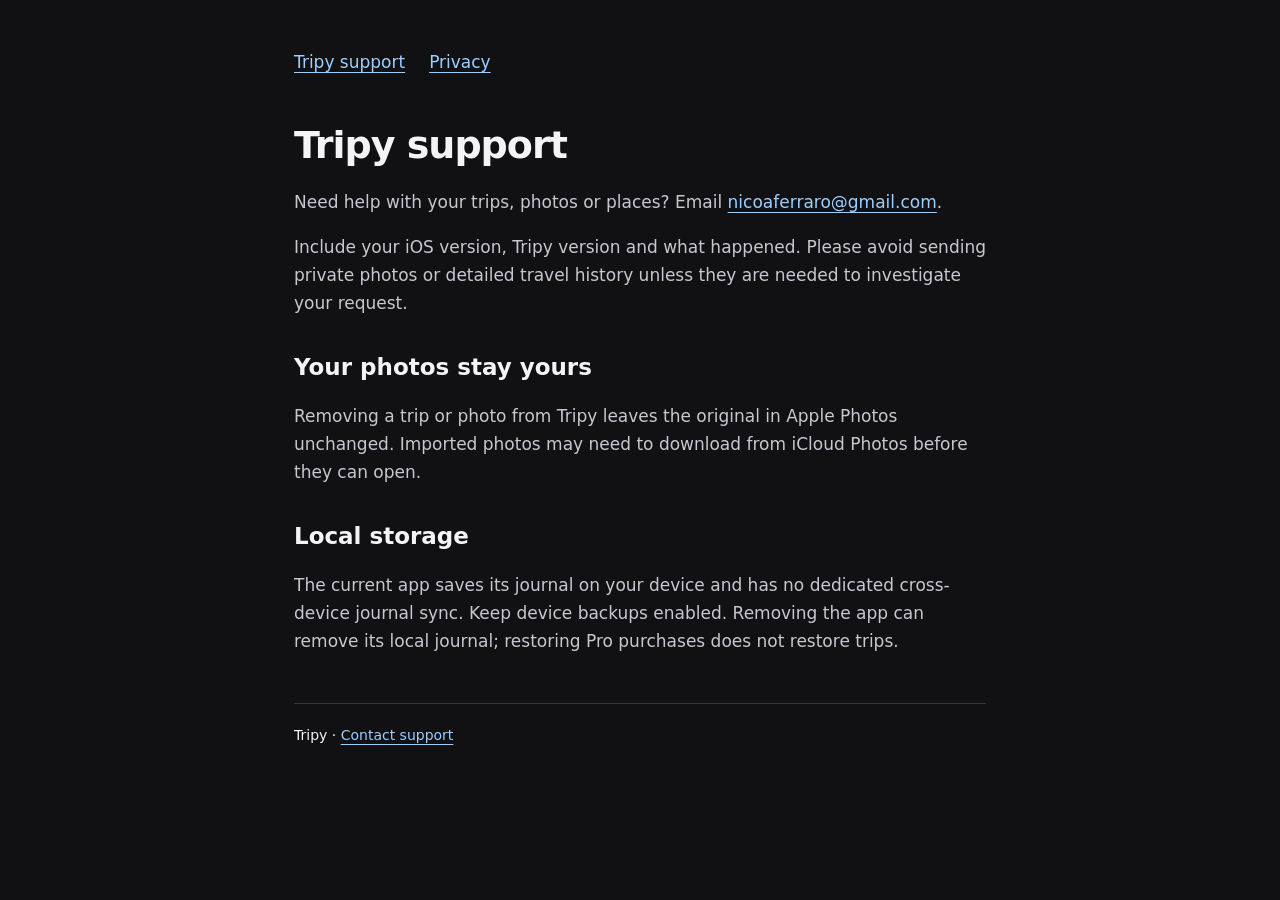
<file: index.html>
<!doctype html><html lang="en"><head><meta charset="utf-8"><meta name="viewport" content="width=device-width,initial-scale=1"><title>Support · Tripy</title><link rel="stylesheet" href="style.css"></head><body><main><nav aria-label="Main"><a href="index.html">Tripy support</a><a href="privacy.html">Privacy</a></nav><h1>Tripy support</h1><p>Need help with your trips, photos or places? Email <a href="mailto:nicoaferraro@gmail.com">nicoaferraro@gmail.com</a>.</p><p>Include your iOS version, Tripy version and what happened. Please avoid sending private photos or detailed travel history unless they are needed to investigate your request.</p><h2>Your photos stay yours</h2><p>Removing a trip or photo from Tripy leaves the original in Apple Photos unchanged. Imported photos may need to download from iCloud Photos before they can open.</p><h2>Local storage</h2><p>The current app saves its journal on your device and has no dedicated cross-device journal sync. Keep device backups enabled. Removing the app can remove its local journal; restoring Pro purchases does not restore trips.</p><footer>Tripy · <a href="mailto:nicoaferraro@gmail.com">Contact support</a></footer></main></body></html>
</file>
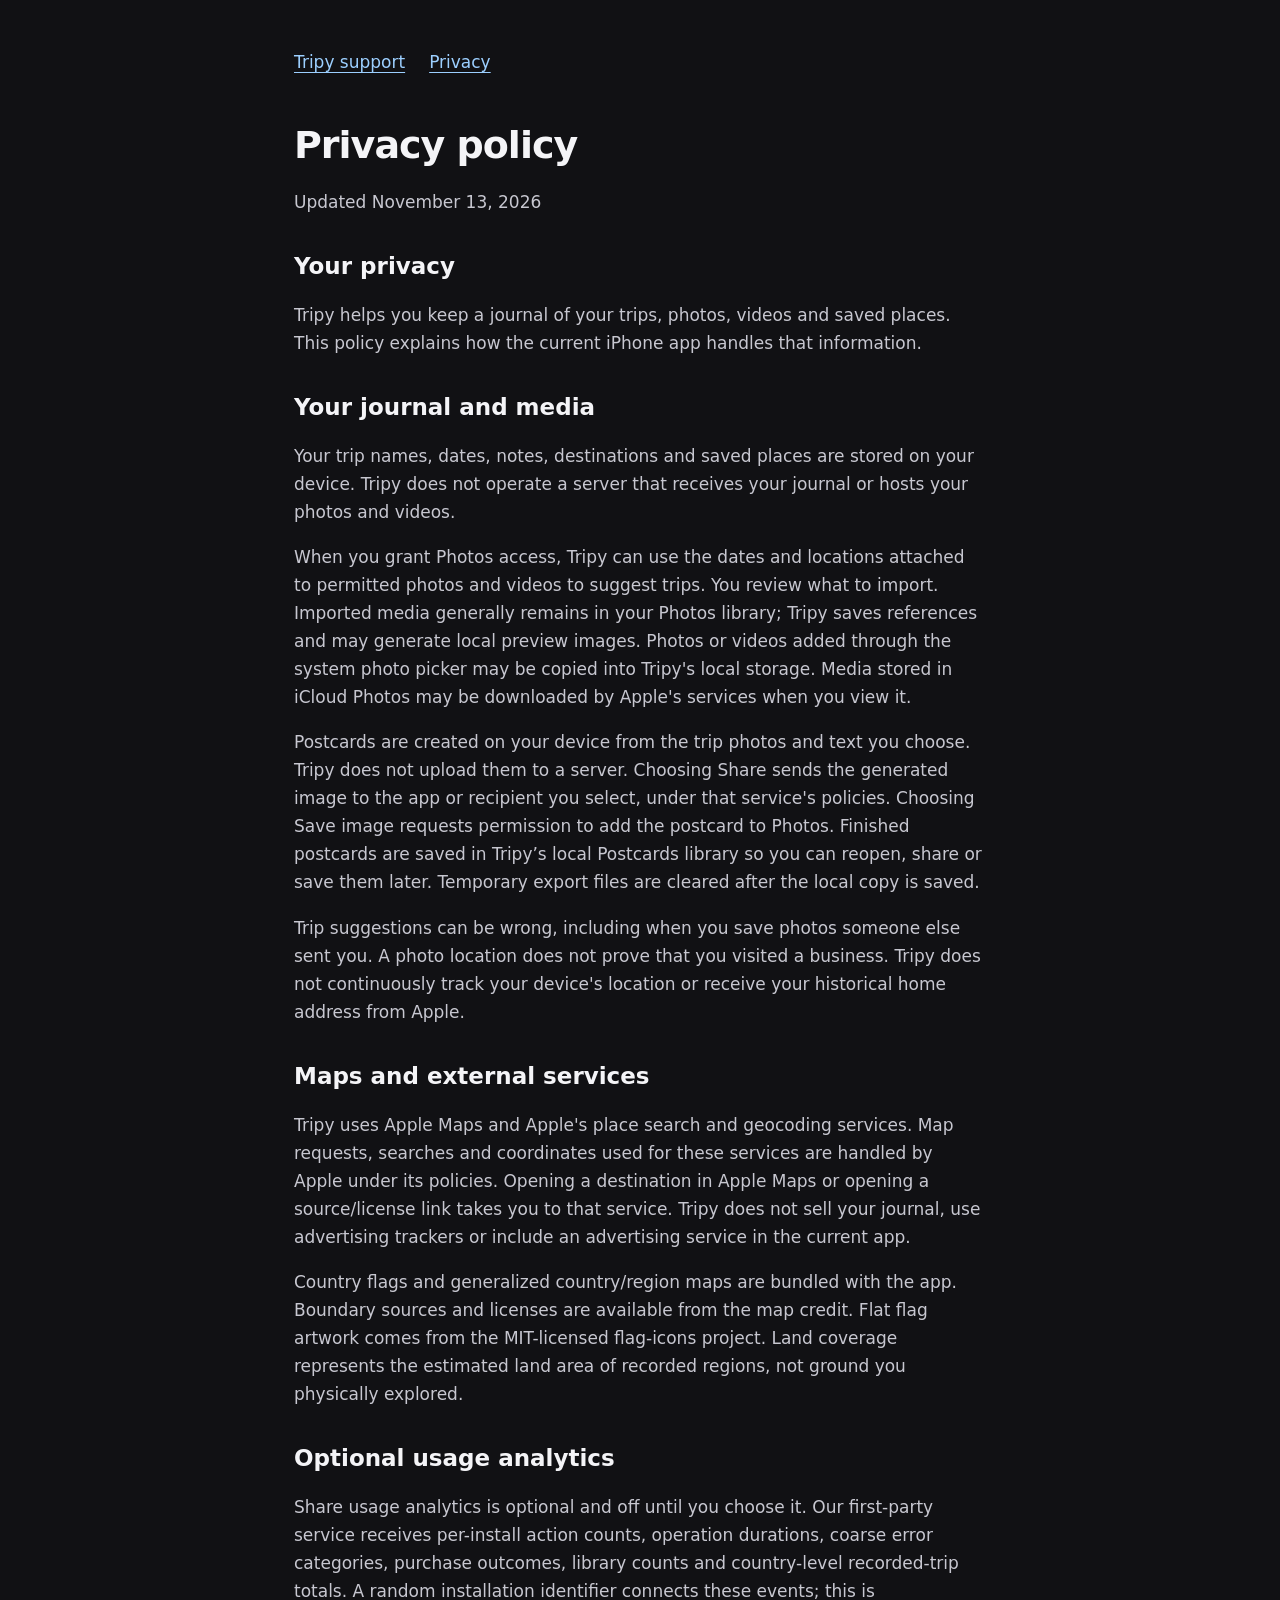
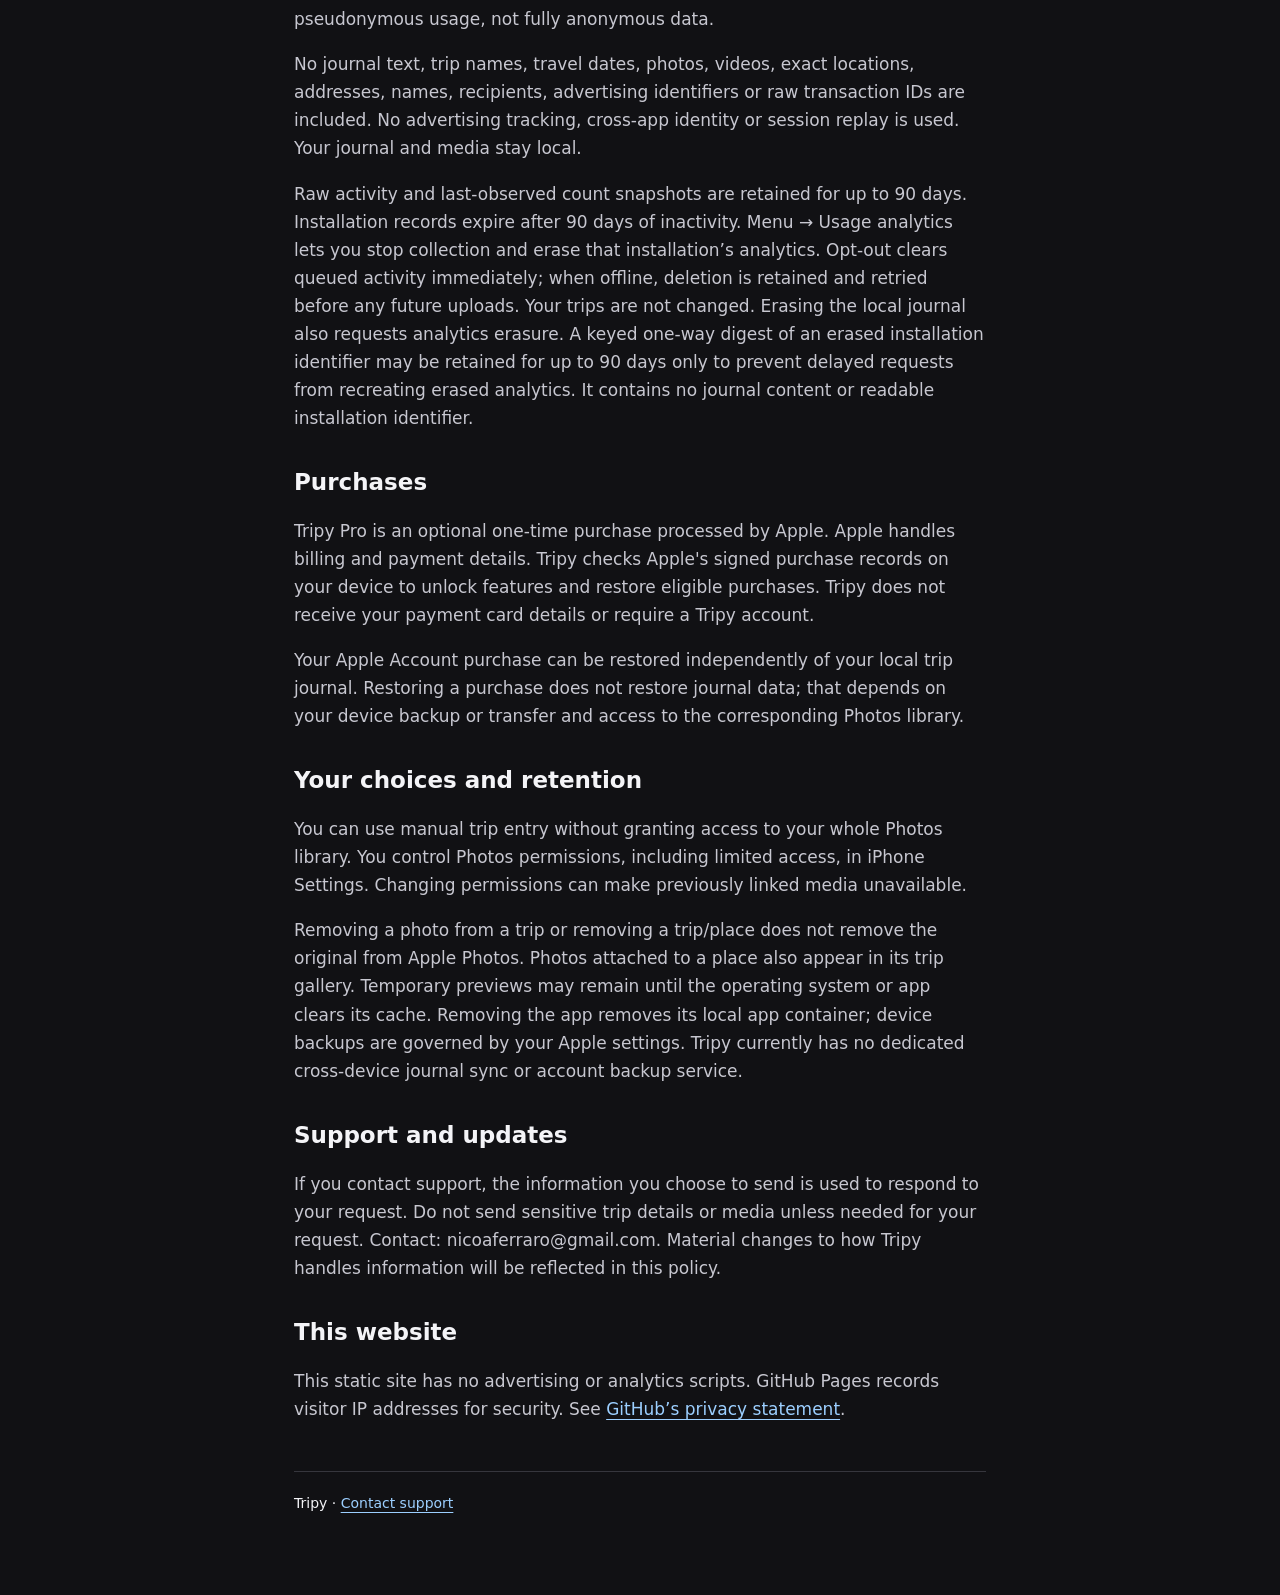
<file: privacy.html>
<!doctype html><html lang="en"><head><meta charset="utf-8"><meta name="viewport" content="width=device-width,initial-scale=1"><title>Privacy · Tripy</title><link rel="stylesheet" href="style.css"></head><body><main><nav aria-label="Main"><a href="index.html">Tripy support</a><a href="privacy.html">Privacy</a></nav><h1>Privacy policy</h1><p>Updated November 13, 2026</p><h2>Your privacy</h2><p>Tripy helps you keep a journal of your trips, photos, videos and saved places. This policy explains how the current iPhone app handles that information.</p><h2>Your journal and media</h2><p>Your trip names, dates, notes, destinations and saved places are stored on your device. Tripy does not operate a server that receives your journal or hosts your photos and videos.</p><p>When you grant Photos access, Tripy can use the dates and locations attached to permitted photos and videos to suggest trips. You review what to import. Imported media generally remains in your Photos library; Tripy saves references and may generate local preview images. Photos or videos added through the system photo picker may be copied into Tripy's local storage. Media stored in iCloud Photos may be downloaded by Apple's services when you view it.</p><p>Postcards are created on your device from the trip photos and text you choose. Tripy does not upload them to a server. Choosing Share sends the generated image to the app or recipient you select, under that service's policies. Choosing Save image requests permission to add the postcard to Photos. Finished postcards are saved in Tripy’s local Postcards library so you can reopen, share or save them later. Temporary export files are cleared after the local copy is saved.</p><p>Trip suggestions can be wrong, including when you save photos someone else sent you. A photo location does not prove that you visited a business. Tripy does not continuously track your device's location or receive your historical home address from Apple.</p><h2>Maps and external services</h2><p>Tripy uses Apple Maps and Apple's place search and geocoding services. Map requests, searches and coordinates used for these services are handled by Apple under its policies. Opening a destination in Apple Maps or opening a source/license link takes you to that service. Tripy does not sell your journal, use advertising trackers or include an advertising service in the current app.</p><p>Country flags and generalized country/region maps are bundled with the app. Boundary sources and licenses are available from the map credit. Flat flag artwork comes from the MIT-licensed flag-icons project. Land coverage represents the estimated land area of recorded regions, not ground you physically explored.</p><h2>Optional usage analytics</h2><p>Share usage analytics is optional and off until you choose it. Our first-party service receives per-install action counts, operation durations, coarse error categories, purchase outcomes, library counts and country-level recorded-trip totals. A random installation identifier connects these events; this is pseudonymous usage, not fully anonymous data.</p><p>No journal text, trip names, travel dates, photos, videos, exact locations, addresses, names, recipients, advertising identifiers or raw transaction IDs are included. No advertising tracking, cross-app identity or session replay is used. Your journal and media stay local.</p><p>Raw activity and last-observed count snapshots are retained for up to 90 days. Installation records expire after 90 days of inactivity. Menu → Usage analytics lets you stop collection and erase that installation’s analytics. Opt-out clears queued activity immediately; when offline, deletion is retained and retried before any future uploads. Your trips are not changed. Erasing the local journal also requests analytics erasure. A keyed one-way digest of an erased installation identifier may be retained for up to 90 days only to prevent delayed requests from recreating erased analytics. It contains no journal content or readable installation identifier.</p><h2>Purchases</h2><p>Tripy Pro is an optional one-time purchase processed by Apple. Apple handles billing and payment details. Tripy checks Apple's signed purchase records on your device to unlock features and restore eligible purchases. Tripy does not receive your payment card details or require a Tripy account.</p><p>Your Apple Account purchase can be restored independently of your local trip journal. Restoring a purchase does not restore journal data; that depends on your device backup or transfer and access to the corresponding Photos library.</p><h2>Your choices and retention</h2><p>You can use manual trip entry without granting access to your whole Photos library. You control Photos permissions, including limited access, in iPhone Settings. Changing permissions can make previously linked media unavailable.</p><p>Removing a photo from a trip or removing a trip/place does not remove the original from Apple Photos. Photos attached to a place also appear in its trip gallery. Temporary previews may remain until the operating system or app clears its cache. Removing the app removes its local app container; device backups are governed by your Apple settings. Tripy currently has no dedicated cross-device journal sync or account backup service.</p><h2>Support and updates</h2><p>If you contact support, the information you choose to send is used to respond to your request. Do not send sensitive trip details or media unless needed for your request. Contact: nicoaferraro@gmail.com. Material changes to how Tripy handles information will be reflected in this policy.</p><h2>This website</h2><p>This static site has no advertising or analytics scripts. GitHub Pages records visitor IP addresses for security. See <a href="https://docs.github.com/en/site-policy/privacy-policies/github-general-privacy-statement">GitHub’s privacy statement</a>.</p><footer>Tripy · <a href="mailto:nicoaferraro@gmail.com">Contact support</a></footer></main></body></html>
</file>
<file: style.css>
:root{color-scheme:dark}*{box-sizing:border-box}body{margin:0;background:#111114;color:#f4f4f7;font:17px/1.65 system-ui,-apple-system,sans-serif}main{max-width:740px;margin:auto;padding:48px 24px 80px}nav{display:flex;gap:24px;margin-bottom:48px}a{color:#9ccfff;text-underline-offset:4px}h1{font-size:38px;line-height:1.15;letter-spacing:-1px;margin:0 0 20px}h2{font-size:23px;line-height:1.3;margin-top:36px}p{color:#c7c7d0}footer{border-top:1px solid #36363d;margin-top:48px;padding-top:20px;font-size:14px}a:focus-visible{outline:2px solid #9ccfff;outline-offset:5px}
</file>
